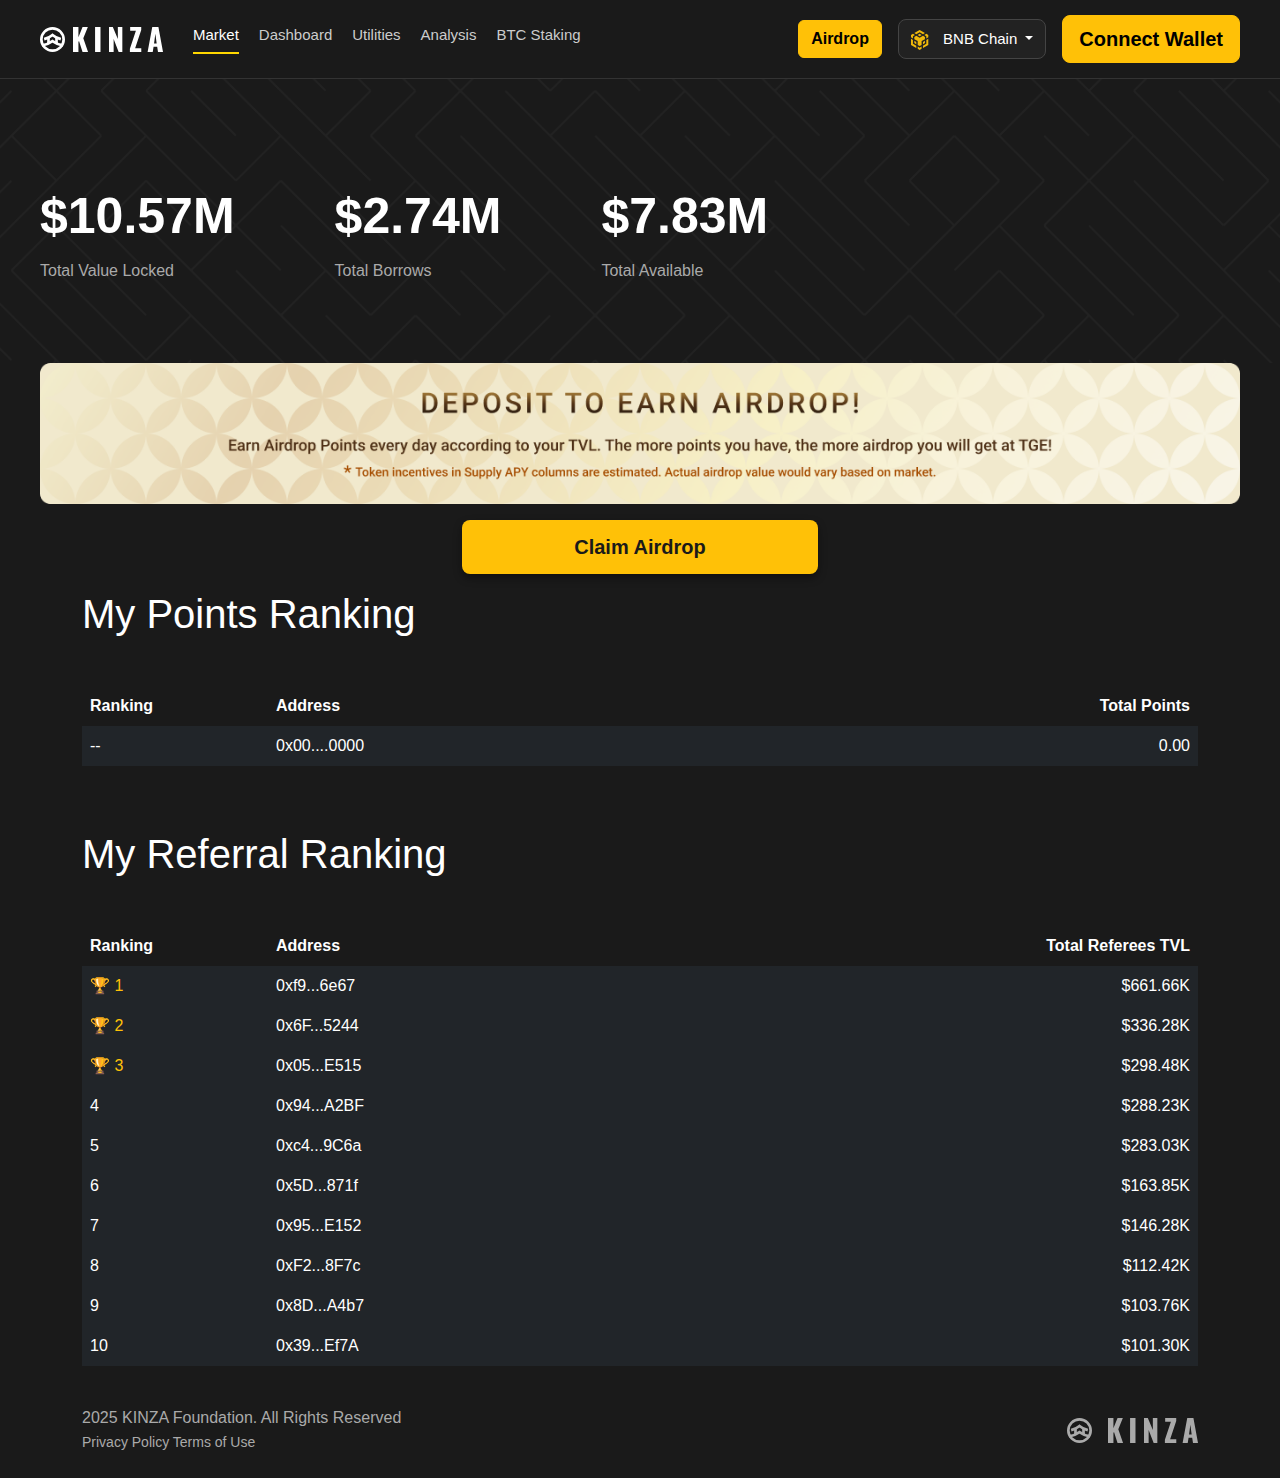
<file: index.html>
<!DOCTYPE html>
<html lang="en">
  <head>
    <meta charset="UTF-8" />
    <meta name="viewport" content="width=device-width, initial-scale=1.0" />
    <title>Kinza Finance</title>
    <link rel="shortcut icon" href="/favicon.svg" type="image/x-icon" />
    <link
      href="https://cdn.jsdelivr.net/npm/bootstrap@5.3.0/dist/css/bootstrap.min.css"
      rel="stylesheet"
    />

    <link rel="stylesheet" href="style.css" />
  </head>
  <body>
    <div class="dashboard-content">
      <header class="navbar">
        <div class="logo-and-menu">
          <a href="#/" class="logo-svg-container">
            <svg
              width="1em"
              height="1em"
              viewBox="0 0 28 28"
              fill="none"
              xmlns="http://www.w3.org/2000/svg"
              class="_LogoIcon_1wyv1_73"
            >
              <g id="Frame 17">
                <rect
                  id="Rectangle 82"
                  x="8"
                  y="12"
                  width="3"
                  height="6"
                  fill="white"
                ></rect>
                <rect
                  id="Rectangle 83"
                  x="17"
                  y="12"
                  width="3"
                  height="6"
                  fill="white"
                ></rect>
                <circle
                  id="Ellipse 37"
                  cx="14"
                  cy="14"
                  r="12.5"
                  stroke="white"
                  stroke-width="3"
                ></circle>
                <path
                  id="Vector"
                  d="M23.3322 13.5788C19.8289 12.7286 16.6479 11.1062 13.9989 8.91211C11.3499 11.1062 8.16879 12.7286 4.66553 13.5788"
                  stroke="white"
                  stroke-width="3"
                ></path>
                <path
                  id="Vector_2"
                  d="M25.6678 20.5484C21.2126 19.7652 17.208 18.0771 14.0011 15.75C10.7943 18.0771 6.78971 19.7652 2.33447 20.5484"
                  stroke="white"
                  stroke-width="3"
                ></path>
              </g>
            </svg>
            <svg
              width="1em"
              height="1em"
              viewBox="0 0 72 20"
              fill="none"
              xmlns="http://www.w3.org/2000/svg"
              class="_LogoText_1wyv1_77"
            >
              <g id="KINZA">
                <path
                  d="M0 20V0H4.33891V8.17284L7.63552 0H11.8775L8.24151 9.03704L12.0472 20H7.63552L4.79947 11.1605L4.33891 11.9506V20H0Z"
                  fill="white"
                ></path>
                <path d="M17.6558 20V0H21.9947V20H17.6558Z" fill="white"></path>
                <path
                  d="M28.8008 20V0H31.855L35.8788 9.62963V0H39.4663V20H36.5333L32.5095 9.62963V20H28.8008Z"
                  fill="white"
                ></path>
                <path
                  d="M45.5152 20V17.3333L50.3147 2.98766H45.7334V0H54.5809V2.49383L49.7087 17.0123H54.6294V20H45.5152Z"
                  fill="white"
                ></path>
                <path
                  d="M59.6862 20L63.3949 0H68.3398L72 20H68.0004L67.346 15.7778H64.4614L63.7827 20H59.6862ZM64.8493 13.1358H66.9339L65.8916 5.33333L64.8493 13.1358Z"
                  fill="white"
                ></path>
              </g>
            </svg>
          </a>

          <nav class="nav-links d-none d-lg-flex">
            <a href="#" class="active nav-link-custom">Market</a>
            <a href="#" class="nav-link-custom">Dashboard</a>
            <a href="#" class="nav-link-custom">Utilities</a>
            <a href="#" class="nav-link-custom">Analysis</a>
            <a href="#" class="nav-link-custom">BTC Staking</a>
          </nav>
        </div>

        <div class="user-actions d-none d-lg-flex align-items-center gap-3">
          <a
            href="/Kinza-connect.html"
            class="btn btn-warning fw-bold"
            role="button"
          >
            Airdrop
          </a>

          <div class="dropdown">
            <button
              class="btn dropdown-toggle chain-select-btn"
              type="button"
              data-bs-toggle="dropdown"
              aria-expanded="false"
            >
              <img
                src="/images/bnb.svg"
                alt="BNB Chain"
                class="chain-icon me-2"
              />
              <span class="chain-name">BNB Chain</span>
            </button>
            <ul
              class="dropdown-menu dropdown-menu-dark dropdown-menu-end shadow-lg"
              id="chain-dropdown-menu"
            >
              <li>
                <a
                  class="dropdown-item active dropdown-item-custom"
                  href="/Kinza-connect.html"
                >
                  <img
                    src="/images/bnb.svg"
                    alt="BNB Chain"
                    class="chain-icon me-2"
                  />BNB Chain</a
                >
              </li>
              <li>
                <a
                  class="dropdown-item dropdown-item-custom"
                  href="/Kinza-connect.html"
                >
                  <img
                    src="/images/bnb.svg"
                    alt="opBNB"
                    class="chain-icon me-2"
                  />opBNB</a
                >
              </li>
              <li>
                <a
                  class="dropdown-item dropdown-item-custom"
                  href="/Kinza-connect.html"
                >
                  <img
                    src="/images/tokens/eth.svg"
                    alt="Ethereum"
                    class="chain-icon me-2"
                  />Ethereum</a
                >
              </li>
              <li>
                <a
                  class="dropdown-item dropdown-item-custom"
                  href="/Kinza-connect.html"
                >
                  <img
                    src="/images/mantle.svg"
                    alt="Mantle"
                    class="chain-icon me-2"
                  />Mantle</a
                >
              </li>
            </ul>
          </div>
          <script>
            function selectChain(chainId) {
              // 1. Update the displayed chain name and icon in the button
              const button = document.querySelector(".chain-select-btn");
              const chainNameSpan = button.querySelector(".chain-name");

              // Example logic to update the button text
              if (chainNameSpan) {
                chainNameSpan.textContent = chainId;
              }

              // 2. Perform the actual network switch or update the UI based on the chainId
              console.log("Chain selected:", chainId);
              // Example: call a Web3 library function here
              // switchNetwork(chainId);
            }
          </script>

          <a
            href="/Kinza-connect.html"
            class="btn btn-warning btn-lg fw-bold w-100"
            role="button"
          >
            Connect Wallet
          </a>
        </div>

        <div
          class="mobile-header-actions d-flex d-lg-none align-items-center gap-2"
        >
          <div class="dropdown">
            <button
              class="btn dropdown-toggle chain-select-btn"
              type="button"
              data-bs-toggle="dropdown"
              aria-expanded="false"
            >
              <img
                src="/images/bnb.svg"
                alt="BNB Chain"
                class="chain-icon me-2"
              />
              <span class="chain-name">BNB Chain</span>
            </button>
            <ul
              class="dropdown-menu dropdown-menu-dark dropdown-menu-end shadow-lg"
              id="chain-dropdown-menu"
            >
              <li>
                <a
                  class="dropdown-item active dropdown-item-custom"
                  href="/Kinza-connect.html"
                >
                  <img
                    src="/images/bnb.svg"
                    alt="BNB Chain"
                    class="chain-icon me-2"
                  />BNB Chain</a
                >
              </li>
              <li>
                <a
                  class="dropdown-item dropdown-item-custom"
                  href="/Kinza-connect.html"
                >
                  <img
                    src="/images/bnb.svg"
                    alt="opBNB"
                    class="chain-icon me-2"
                  />opBNB</a
                >
              </li>
              <li>
                <a
                  class="dropdown-item dropdown-item-custom"
                  href="/Kinza-connect.html"
                >
                  <img
                    src="/images/tokens/eth.svg"
                    alt="Ethereum"
                    class="chain-icon me-2"
                  />Ethereum</a
                >
              </li>
              <li>
                <a
                  class="dropdown-item dropdown-item-custom"
                  href="/Kinza-connect.html"
                >
                  <img
                    src="/images/mantle.svg"
                    alt="Mantle"
                    class="chain-icon me-2"
                  />Mantle</a
                >
              </li>
            </ul>
          </div>

          <button
            class="navbar-toggler mobile-menu-toggler"
            type="button"
            data-bs-toggle="offcanvas"
            data-bs-target="#offcanvasNavbar"
            aria-controls="offcanvasNavbar"
            aria-label="Toggle navigation"
          >
            <span class="navbar-toggler-icon"></span>
          </button>
        </div>
      </header>

      <div
        class="offcanvas offcanvas-top mobile-menu-offcanvas"
        tabindex="-1"
        id="offcanvasNavbar"
        aria-labelledby="offcanvasNavbarLabel"
      >
        <div class="offcanvas-header justify-content-end">
          <button
            type="button"
            class="btn-close btn-close-white mobile-menu-close"
            data-bs-dismiss="offcanvas"
            aria-label="Close"
          ></button>
        </div>

         <div class="offcanvas-body d-flex flex-column align-items-center">
          <nav class="mobile-nav-links w-100 mb-5">
            <a href="/Kinza-connect.html" class="mobile-nav-item active"
              >Market</a
            >
            <a href="/Kinza-connect.html" class="mobile-nav-item">Dashboard</a>
            <a href="/Kinza-connect.html" class="mobile-nav-item">Analysis</a>
            <a href="/Kinza-connect.html" class="mobile-nav-item"
              >BTC Staking</a
            >
            <a href="/Kinza-connect.html" class="mobile-nav-item airdrop-link"
              >Airdrop</a
            >
          </nav>

          <div class="mobile-action-buttons w-100 mt-auto d-grid gap-3">
            <a
              href="/Kinza-connect.html"
              class="btn btn-warning btn-lg fw-bold w-100"
              role="button"
            >
              Connect Wallet
            </a>
          </div>
        </div>
      </div>

      <main>
        <div class="metrics-container">
          <div class="metric-card">
            <div class="value">$10.57M</div>
            <div class="label">Total Value Locked</div>
          </div>
          <div class="metric-card">
            <div class="value">$2.74M</div>
            <div class="label">Total Borrows</div>
          </div>
          <div class="metric-card">
            <div class="value">$7.83M</div>
            <div class="label">Total Available</div>
          </div>
        </div>
      </main>
    </div>

    <section class="banner-section">
      <img
        src="/images/market-banner-db05bb1f.png"
        alt="Market Banner Desktop"
        class="img-fluid market-banner d-none d-md-block"
      />

      <img
        src="/images/market-banner-mobile-fe0ff443.png"
        alt="Market Banner Mobile"
        class="img-fluid market-banner d-block d-md-none"
      />

      <div class="container py-3">
        <div class="row justify-content-center">
          <div class="col-12 col-lg-4">
            <a
              href="/Kinza-connect.html"
              class="btn btn-airdrop-claim w-100"
              role="button"
            >
              Claim Airdrop
            </a>
          </div>
        </div>
      </div>
    </section>

    <div class="container">
      <div class="d-none d-lg-block">
        <h2 class="display-6 mb-5 text-white">My Points Ranking</h2>
        <div class="table-responsive mb-5">
          <table
            class="table table-dark table-borderless text-white points-ranking-table p-5"
          >
            <thead>
              <tr>
                <th class="col-2">Ranking</th>
                <th class="col-6">Address</th>
                <th class="col-4 text-end">Total Points</th>
              </tr>
            </thead>
            <tbody>
              <tr>
                <td>--</td>
                <td>0x00....0000</td>
                <td class="text-end">0.00</td>
              </tr>
            </tbody>
          </table>
        </div>

        <h2 class="display-6 mb-5 text-white">My Referral Ranking</h2>
        <div class="table-responsive">
          <table
            class="table table-dark table-borderless text-white points-ranking-table"
          >
            <thead class="bg-dark">
              <tr>
                <th class="col-2">Ranking</th>
                <th class="col-6">Address</th>
                <th class="col-4 text-end">Total Referees TVL</th>
              </tr>
            </thead>
            <tbody>
              <tr>
                <td><span class="text-warning">🏆 1</span></td>
                <td>0xf9...6e67</td>
                <td class="text-end">$661.66K</td>
              </tr>
              <tr>
                <td><span class="text-warning">🏆 2</span></td>
                <td>0x6F...5244</td>
                <td class="text-end">$336.28K</td>
              </tr>
              <tr>
                <td><span class="text-warning">🏆 3</span></td>
                <td>0x05...E515</td>
                <td class="text-end">$298.48K</td>
              </tr>
              <tr>
                <td>4</td>
                <td>0x94...A2BF</td>
                <td class="text-end">$288.23K</td>
              </tr>
              <tr>
                <td>5</td>
                <td>0xc4...9C6a</td>
                <td class="text-end">$283.03K</td>
              </tr>
              <tr>
                <td>6</td>
                <td>0x5D...871f</td>
                <td class="text-end">$163.85K</td>
              </tr>
              <tr>
                <td>7</td>
                <td>0x95...E152</td>
                <td class="text-end">$146.28K</td>
              </tr>
              <tr>
                <td>8</td>
                <td>0xF2...8F7c</td>
                <td class="text-end">$112.42K</td>
              </tr>
              <tr>
                <td>9</td>
                <td>0x8D...A4b7</td>
                <td class="text-end">$103.76K</td>
              </tr>
              <tr>
                <td>10</td>
                <td>0x39...Ef7A</td>
                <td class="text-end">$101.30K</td>
              </tr>
            </tbody>
          </table>
        </div>
      </div>

      <div class="d-block d-lg-none">
        <ul
          class="nav nav-pills custom-mobile-tabs mb-4"
          id="pills-tab"
          role="tablist"
        >
          <li class="nav-item flex-fill" role="presentation">
            <button
              class="nav-link active"
              id="pills-points-tab"
              data-bs-toggle="pill"
              data-bs-target="#pills-points"
              type="button"
              role="tab"
              aria-controls="pills-points"
              aria-selected="true"
            >
              My Points Ranking
            </button>
          </li>
          <li class="nav-item flex-fill" role="presentation">
            <button
              class="nav-link"
              id="pills-referral-tab"
              data-bs-toggle="pill"
              data-bs-target="#pills-referral"
              type="button"
              role="tab"
              aria-controls="pills-referral"
              aria-selected="false"
            >
              My Referral Ranking
            </button>
          </li>
        </ul>

        <div class="tab-content" id="pills-tabContent">
          <div
            class="tab-pane fade show active"
            id="pills-points"
            role="tabpanel"
            aria-labelledby="pills-points-tab"
          >
            <h2 class="display-6 mb-4 text-white">My Points Ranking</h2>
            <div class="table-responsive">
              <table
                class="table table-dark table-borderless text-white points-ranking-table p-5"
              >
                <thead>
                  <tr>
                    <th class="col-2">Ranking</th>
                    <th class="col-6">Address</th>
                    <th class="col-4 text-end">Total Points</th>
                  </tr>
                </thead>
                <tbody>
                  <tr>
                    <td>--</td>
                    <td>0x00....0000</td>
                    <td class="text-end">0.00</td>
                  </tr>
                </tbody>
              </table>
            </div>
          </div>

          <div
            class="tab-pane fade"
            id="pills-referral"
            role="tabpanel"
            aria-labelledby="pills-referral-tab"
          >
            <h2 class="display-6 mb-4 text-white">My Referral Ranking</h2>
            <div class="table-responsive">
              <table
                class="table table-dark table-borderless text-white points-ranking-table"
              >
                <thead class="bg-dark">
                  <tr>
                    <th class="col-2">Ranking</th>
                    <th class="col-6">Address</th>
                    <th class="col-4 text-end">Total Referees TVL</th>
                  </tr>
                </thead>
                <tbody>
                  <tr>
                    <td><span class="text-warning">🏆 1</span></td>
                    <td>0xf9...6e67</td>
                    <td class="text-end">$661.66K</td>
                  </tr>
                  <tr>
                    <td><span class="text-warning">🏆 2</span></td>
                    <td>0x6F...5244</td>
                    <td class="text-end">$336.28K</td>
                  </tr>
                  <tr>
                    <td><span class="text-warning">🏆 3</span></td>
                    <td>0x05...E515</td>
                    <td class="text-end">$298.48K</td>
                  </tr>
                  <tr>
                    <td>4</td>
                    <td>0x94...A2BF</td>
                    <td class="text-end">$288.23K</td>
                  </tr>
                  <tr>
                    <td>5</td>
                    <td>0xc4...9C6a</td>
                    <td class="text-end">$283.03K</td>
                  </tr>
                  <tr>
                    <td>6</td>
                    <td>0x5D...871f</td>
                    <td class="text-end">$163.85K</td>
                  </tr>
                  <tr>
                    <td>7</td>
                    <td>0x95...E152</td>
                    <td class="text-end">$146.28K</td>
                  </tr>
                  <tr>
                    <td>8</td>
                    <td>0xF2...8F7c</td>
                    <td class="text-end">$112.42K</td>
                  </tr>
                  <tr>
                    <td>9</td>
                    <td>0x8D...A4b7</td>
                    <td class="text-end">$103.76K</td>
                  </tr>
                  <tr>
                    <td>10</td>
                    <td>0x39...Ef7A</td>
                    <td class="text-end">$101.30K</td>
                  </tr>
                </tbody>
              </table>
            </div>
          </div>
        </div>
      </div>
    </div>

    <footer class="footer-custom py-4">
      <div
        class="container d-flex flex-column flex-lg-row justify-content-center justify-content-lg-between align-items-center text-white"
      >
        <a
          href="#/"
          class="logo-svg-container d-flex align-items-center mb-3 mb-lg-0 order-0 order-lg-1"
        >
          <svg
            width="28"
            height="28"
            viewBox="0 0 28 28"
            fill="none"
            xmlns="http://www.w3.org/2000/svg"
            class="_LogoIcon_1wyv1_73 me-2"
          >
            <g id="Frame 17">
              <rect
                id="Rectangle 82"
                x="8"
                y="12"
                width="3"
                height="6"
                fill="#AAAAAA"
              ></rect>
              <rect
                id="Rectangle 83"
                x="17"
                y="12"
                width="3"
                height="6"
                fill="#AAAAAA"
              ></rect>
              <circle
                id="Ellipse 37"
                cx="14"
                cy="14"
                r="12.5"
                stroke="#AAAAAA"
                stroke-width="3"
              ></circle>
              <path
                id="Vector"
                d="M23.3322 13.5788C19.8289 12.7286 16.6479 11.1062 13.9989 8.91211C11.3499 11.1062 8.16879 12.7286 4.66553 13.5788"
                stroke="#AAAAAA"
                stroke-width="3"
              ></path>
              <path
                id="Vector_2"
                d="M25.6678 20.5484C21.2126 19.7652 17.208 18.0771 14.0011 15.75C10.7943 18.0771 6.78971 19.7652 2.33447 20.5484"
                stroke="#AAAAAA"
                stroke-width="3"
              ></path>
            </g>
          </svg>

          <svg
            width="72"
            height="20"
            viewBox="0 0 72 20"
            fill="none"
            xmlns="http://www.w3.org/2000/svg"
            class="_LogoText_1wyv1_77"
          >
            <g id="KINZA">
              <path
                d="M0 20V0H4.33891V8.17284L7.63552 0H11.8775L8.24151 9.03704L12.0472 20H7.63552L4.79947 11.1605L4.33891 11.9506V20H0Z"
                fill="#AAAAAA"
              ></path>
              <path d="M17.6558 20V0H21.9947V20H17.6558Z" fill="#AAAAAA"></path>
              <path
                d="M28.8008 20V0H31.855L35.8788 9.62963V0H39.4663V20H36.5333L32.5095 9.62963V20H28.8008Z"
                fill="#AAAAAA"
              ></path>
              <path
                d="M45.5152 20V17.3333L50.3147 2.98766H45.7334V0H54.5809V2.49383L49.7087 17.0123H54.6294V20H45.5152Z"
                fill="#AAAAAA"
              ></path>
              <path
                d="M59.6862 20L63.3949 0H68.3398L72 20H68.0004L67.346 15.7778H64.4614L63.7827 20H59.6862ZM64.8493 13.1358H66.9339L65.8916 5.33333L64.8493 13.1358Z"
                fill="#AAAAAA"
              ></path>
            </g>
          </svg>
        </a>

        <div
          class="footer-text text-center text-lg-start order-1 order-lg-0 text-secondary"
        >
          2025 KINZA Foundation. All Rights Reserved <br />
          <small>Privacy Policy Terms of Use</small>
        </div>
      </div>
    </footer>
    <script src="https://cdn.jsdelivr.net/npm/bootstrap@5.3.0/dist/js/bootstrap.bundle.min.js"></script>
  </body>
</html>
</file>
<file: style.css>
/* --- Global Reset & Body Styles --- */
body {
  font-family: Arial, sans-serif;
  margin: 0;
  padding: 0;
  background-color: #1a1a1a;
  color: #ffffff;
  min-height: 100vh;
}

/* --- 1. PHISHING WARNING BAR --- */
.phishing-warning-bar {
  background-color: #ffc107;
  color: #333333;
  text-align: center;
  padding: 10px 40px;
  font-size: 14px;
  font-weight: bold;
  justify-content: center;
  align-items: center;
  position: relative;
}
.phishing-warning-bar .close-btn {
  position: absolute;
  right: 15px;
  top: 50%;
  transform: translateY(-50%);
  background: none;
  border: none;
  color: #333333;
  font-size: 20px;
  cursor: pointer;
}

/* --- 2. NAVIGATION / HEADER --- */
.navbar {
  display: flex;
  justify-content: space-between;
  align-items: center;
  padding: 15px 40px;
  background-color: #1a1a1a;
  border-bottom: 1px solid #333333;
}

/* Adjust padding for smaller screens */
@media (max-width: 991.98px) {
  .navbar {
    padding: 15px 20px;
  }
}

.logo-and-menu {
  display: flex;
  align-items: center;
  gap: 30px;
}

/* --- Logo Sizing (Using !important for stability) --- */
.logo-svg-container {
  display: flex !important;
  align-items: center !important;
  text-decoration: none !important;
  gap: 8px !important;
  font-size: 20px !important;
}
.logo-svg-container svg {
  display: block !important;
}
.logo-svg-container ._LogoIcon_1wyv1_73 {
  width: 25px !important;
  height: 25px !important;
}
.logo-svg-container ._LogoText_1wyv1_77 {
  height: 25px !important;
  width: 90px !important;
}

/* Desktop Nav Links */
.nav-link-custom {
  color: #cccccc !important;
  text-decoration: none !important;
  margin-right: 20px !important;
  font-size: 15px !important;
  padding-bottom: 5px !important;
  transition: color 0.3s;
}
.nav-link-custom:hover,
.nav-link-custom.active {
  color: #ffffff !important;
  border-bottom: 2px solid #ffd700 !important;
}

.user-actions {
  display: flex;
  align-items: center;
  gap: 15px;
}

/* --- DROPDOWN STYLING OVERRIDES --- */
.chain-select-btn {
  background-color: #222222 !important;
  border: 1px solid #444444 !important;
  color: #ffffff !important;
  padding: 8px 12px;
  border-radius: 8px;
  font-size: 15px;
  font-weight: normal;
  padding-right: 12px !important;
}

.dropdown-menu-dark {
  background-color: #222222 !important;
  border: 1px solid #444444 !important;
  margin-top: 10px;
}
.dropdown-item-custom {
  display: flex !important;
  align-items: center !important;
  gap: 12px;
  padding: 10px 15px;
  color: #ffffff !important;
  font-size: 15px !important;
}
.dropdown-item-custom:hover,
.dropdown-item-custom.active {
  background-color: #333333 !important;
  color: #ffffff !important;
}
.chain-icon {
  width: 20px;
  height: 20px;
}

/* Mobile Toggler (Hamburger Icon) Style */
.mobile-menu-toggler {
  border: 1px solid #333333;
  padding: 0.25rem 0.5rem;
}
.mobile-menu-toggler .navbar-toggler-icon {
  /* Custom white hamburger icon */
  background-image: url("data:image/svg+xml,%3csvg xmlns='http://www.w3.org/2000/svg' viewBox='0 0 30 30'%3e%3cpath stroke='rgba%28255, 255, 255, 1%29' stroke-linecap='round' stroke-miterlimit='10' stroke-width='2' d='M4 7h22M4 15h22M4 23h22'/%3e%3c/svg%3e");
}

/* ---------------------------------------------------- */
/* --- MOBILE MENU (Offcanvas) CUSTOMIZATION --- */
/* ---------------------------------------------------- */

.mobile-menu-offcanvas {
  /* Full-screen overlay */
  width: 100vw !important;
  height: 100vh !important;
  background-color: #1a1a1a !important;

  /* Custom Animation: Make it ease in from the top */
  transition: transform 0.4s ease-in-out;
}

/* Offcanvas Header Styling (for the Close button) */
.offcanvas-header {
  padding: 20px 40px;
  border-bottom: none;
}

/* Offcanvas Close Button */
.mobile-menu-close {
  opacity: 1;
  font-size: 24px;
}

/* Offcanvas Body Styling */
.offcanvas-body {
  padding: 0 40px 40px 40px;
}

/* Mobile Nav Links Styling */
.mobile-nav-links {
  display: flex;
  flex-direction: column;
  gap: 15px;
}

.mobile-nav-item {
  display: block;
  color: #cccccc;
  text-decoration: none;
  font-size: 24px;
  font-weight: bold;
  padding: 10px 0;
  transition: color 0.3s;
}

.mobile-nav-item:hover {
  color: #ffffff;
}

.mobile-nav-item.airdrop-link {
  color: #ffd700; /* Highlighted Airdrop link color */
}

/* Mobile Action Buttons Styling (Connect Wallet) */
.mobile-action-buttons .btn {
  height: 60px;
  font-size: 18px;
  background-color: #ffd700 !important;
  color: #121212 !important;
  border: none !important;
}

/* --- 3. MAIN DASHBOARD CONTENT AND METRICS --- */
.dashboard-content {
  background-image: url("images/header-background.png");
  background-size: cover;
  background-repeat: no-repeat;
  background-position: center center;
  background-attachment: fixed;
  padding: 0;
}

.metrics-container {
  display: flex;
  justify-content: flex-start;
  gap: 100px;
  padding: 100px 40px 80px 40px;
}

/* Adjust metrics container for mobile spacing */
@media (max-width: 767.98px) {
  .metrics-container {
    flex-direction: column;
    gap: 30px;
    padding: 60px 20px 60px 20px;
  }
}

.metric-card {
  text-align: left;
}

.metric-card .value {
  font-size: 50px;
  font-weight: bold;
  color: #ffffff;
  margin-bottom: 5px;
}

/* Adjusted font size for metric values on mobile */
@media (max-width: 767.98px) {
  .metric-card .value {
    font-size: 40px;
  }
}

.metric-card .label {
  font-size: 16px;
  color: #aaaaaa;
}

/* --- 4. RESPONSIVE BANNER SECTION --- */
.banner-section {
  width: 100%;
  padding: 0 40px;
}

.market-banner {
  width: 100%;
  height: auto;
  border-radius: 8px;
  display: block; /* Ensure it respects block sizing/margins */
  margin: 0 auto;
}

/* Adjust padding on mobile */
@media (max-width: 991.98px) {
  .banner-section {
    padding: 0 20px;
  }
}

/* --- 5. MARKETS SECTION --- */

.markets-section {
  padding: 40px 40px 100px 40px !important;
}

/* Adjust padding for mobile */
@media (max-width: 991.98px) {
  .markets-section {
    padding: 40px 20px 80px 20px !important;
  }
}

.markets-title {
  font-size: 32px;
  font-weight: bold;
  color: #ffffff;
  margin-bottom: 20px;
}

/* Category Filters (Pills) */
.market-filters {
  display: flex;
  gap: 10px;
  margin-bottom: 30px;
}

.filter-pill {
  background-color: #333333;
  color: #cccccc;
  border: none;
  padding: 8px 18px;
  border-radius: 20px;
  font-size: 14px;
  font-weight: 500;
  transition: background-color 0.2s, color 0.2s;
  cursor: pointer;
}

.filter-pill:hover {
  background-color: #444444;
}

.filter-pill.active {
  background-color: #ffd700;
  color: #1a1a1a;
  font-weight: bold;
}

/* --- Desktop Table Styles --- */

.markets-table-wrapper {
  background-color: #222222;
  border-radius: 12px;
  overflow: hidden;
}

/* Desktop Table Header (d-none d-lg-flex) */
.markets-table-header {
  display: flex;
  padding: 15px 25px;
  background-color: #2e2e2e;
  color: #aaaaaa;
  font-size: 14px;
  font-weight: normal;
  text-transform: uppercase;
}

.markets-table-header > div {
  display: flex;
  align-items: center;
  cursor: pointer;
}

.info-icon,
.sort-icon {
  font-size: 12px;
  margin-left: 5px;
  color: #777777;
}

.sort-icon {
  transform: rotate(180deg);
}

/* Desktop Column Widths (using Flex basis for division) */
.markets-table-header .col-assets,
.market-row .col-assets {
  flex: 0 0 15%;
}
.markets-table-header .col-collateral,
.market-row .col-collateral {
  flex: 0 0 10%;
}
.markets-table-header .col-ltv,
.market-row .col-ltv {
  flex: 0 0 10%;
}
.markets-table-header .col-supply,
.market-row .col-supply {
  flex: 0 0 12%;
}
.markets-table-header .col-supplied,
.market-row .col-supplied {
  flex: 0 0 14%;
}
.markets-table-header .col-borrow,
.market-row .col-borrow {
  flex: 0 0 12%;
}
.markets-table-header .col-borrowed,
.market-row .col-borrowed {
  flex: 0 0 14%;
}
.markets-table-header .col-available,
.market-row .col-available {
  flex: 0 0 13%;
}

/* --- Desktop Table Rows --- */

.market-row {
  display: flex;
  align-items: center;
  padding: 15px 25px;
  border-top: 1px solid #333333;
  transition: background-color 0.2s;
  margin: 0 !important; /* Reset margin */
}

.market-row:hover {
  background-color: #2e2e2e;
}

/* Special Highlighted Row (USDT in image) */
.market-row.highlighted-row {
  background-color: #383212;
}

/* Cell Styling (Applies to desktop cells primarily) */
.market-cell {
  color: #ffffff;
  font-size: 15px;
}

.asset-icon {
  width: 25px;
  height: 25px;
  margin-right: 10px;
}

.market-row .col-assets {
  display: flex;
  align-items: center;
  font-weight: bold;
}

/* Collateral Pill */
.collateral-pill {
  padding: 4px 10px;
  border-radius: 4px;
  font-size: 12px;
  font-weight: bold;
}
.collateral-pill.open {
  background-color: #1a331a;
  color: #66cc66;
}

/* Value Breakdown & Token Incentive Styling */
.market-cell .value-main {
  font-weight: bold;
}
.market-cell .value-breakdown {
  font-size: 12px;
  color: #aaaaaa;
}
/* Note: The HTML uses a literal '@' symbol, not a class, but we preserve the intent */
.market-cell .col-supply .value-breakdown {
  /* This targets the value breakdown in the Supply column */
}
.market-cell .value-breakdown .token-incentive {
  color: #ffd700;
}

/* Borrow APY desktop highlight */
.market-row .col-borrow .value-main {
  font-weight: bold;
  color: #ffd700;
}

/* ---------------------------------------------------- */
/* --- MOBILE TABLE RESPONSIVENESS (BELOW 992px) --- */
/* ---------------------------------------------------- */

@media (max-width: 991.98px) {
  /* Nav padding adjust (re-centering the mobile action buttons) */
  .navbar {
    padding: 15px 20px;
  }

  /* Hide the desktop header */
  .markets-table-header {
    display: none;
  }

  /* Change table rows to stacked cards for mobile */
  .market-row {
    flex-direction: column;
    align-items: stretch;
    padding: 15px 20px;
    margin-bottom: 15px !important; /* Add margin between cards */
    border-radius: 8px; /* Give rows a card look */
    border: 1px solid #333333; /* Border for the card look */
    background-color: #222222;
    border-top: none; /* Handled by the row border */
  }

  /* Remove wrapper styling, we style rows as cards */
  .markets-table-wrapper {
    padding: 0;
    background-color: transparent;
    border-radius: 0;
  }

  /* Resetting DESKTOP-ONLY cells to display: none (LTV, Collateral, Available are explicitly hidden in HTML for mobile, so we just set order for the rest) */

  /* Asset cell styling for mobile (Top of the card) */
  .market-row .col-assets {
    order: 1;
    margin-bottom: 5px;
    padding-top: 0;
    padding-bottom: 5px;
    display: flex;
    justify-content: flex-start;
    align-items: center;
    gap: 5px;
  }
  .market-row .col-assets .asset-name {
    font-size: 18px;
    font-weight: bold;
  }
  .market-row .col-assets .asset-subtitle {
    font-size: 14px;
    color: #aaaaaa;
    font-weight: normal;
    margin-left: 5px;
    display: block !important;
  }

  /* Stack other data points on separate lines, setting the order */
  .market-cell:not(.col-assets) {
    display: flex !important;
    flex-basis: auto !important;
    justify-content: space-between;
    padding: 10px 0;
    border-top: 1px dashed #333333;
    width: 100%;
  }

  /* Define Mobile Order for the 4 visible data points */
  .market-row .col-supply {
    order: 2;
    border-top: none;
    padding-top: 0;
  }
  .market-row .col-supplied {
    order: 3;
  }
  .market-row .col-borrow {
    order: 4;
  }
  .market-row .col-borrowed {
    order: 5;
  }

  /* Force display: none for elements that are present but only for desktop (Collateral, LTV, Available) */
  .market-row .col-collateral,
  .market-row .col-ltv,
  .market-row .col-available {
    display: none !important;
  }

  /* Label the data in mobile view (Using pseudo-elements for labels) */
  .market-cell:not(.col-assets)::before {
    font-size: 13px;
    color: #aaaaaa;
    text-transform: capitalize;
    white-space: nowrap;
    content: attr(
      data-mobile-label
    ); /* Use attribute if available, otherwise fallback to hardcoded content */
  }

  /* Hardcoded content for labels (for cells lacking the data-mobile-label attribute) */
  .market-cell.col-supply::before {
    content: "Supply APY";
  }
  .market-cell.col-supplied::before {
    content: "Total Supplied";
  }
  .market-cell.col-borrow::before {
    content: "Borrow APY";
  }
  .market-cell.col-borrowed::before {
    content: "Total Borrowed";
  }

  /* Value side styling */
  .market-cell .value-main,
  .market-cell .value-breakdown {
    text-align: right;
    /* Force main value to be displayed, it's often hidden by flex rules on desktop */
    display: block !important;
  }
  .market-cell .value-main {
    font-size: 18px;
  }
  .market-cell .value-breakdown {
    margin-top: 2px;
  }

  /* Special style for Borrow APY */
  .market-row .col-borrow .value-main {
    color: #ffd700;
  }

  /* --- Mobile Actions Block --- */
  .market-actions {
    order: 6;
    display: flex;
    justify-content: space-between;
    gap: 10px;
    padding-top: 15px;
    margin-top: 5px;
    border-top: 1px dashed #333333;
  }

  .market-actions .btn {
    flex: 1;
    font-size: 15px;
    padding: 10px 5px;
    border-radius: 8px;
    font-weight: bold;
    height: auto;
  }

  .market-actions .mobile-supply-btn {
    background-color: #ffd700 !important;
    color: #1a1a1a !important;
    border: none;
  }

  .market-actions .mobile-details-btn {
    background-color: #333333 !important;
    color: #cccccc !important;
    border: 1px solid #444444;
  }
}

/* --- Custom Styles for Mobile Tabs Only --- */

.custom-mobile-tabs {
  /* Ensure no wrapping and full width across mobile */
  display: flex;
  padding: 0 1rem; /* Add side padding if needed */
}

/* Base button styling (Dark background for inactive tabs) */
.custom-mobile-tabs .nav-link {
  background-color: #212529; /* Dark background matching the table */
  color: #fff; /* White text */
  padding: 0.75rem 0.5rem;
  border: none;
  transition: background-color 0.15s ease-in-out;
}

/* Active tab styling (Gold background, Black text) */
.custom-mobile-tabs .nav-link.active {
  background-color: #ffc107; /* Matches the gold/yellow color */
  color: #000; /* Black text for contrast */
}

/* Apply rounded corners to the ends of the tab group */
.custom-mobile-tabs .nav-item:first-child .nav-link {
  border-top-left-radius: 0.5rem;
  border-bottom-left-radius: 0.5rem;
}

.custom-mobile-tabs .nav-item:last-child .nav-link {
  border-top-right-radius: 0.5rem;
  border-bottom-right-radius: 0.5rem;
}

.points-ranking-table thead tr th {
  background-color: #1a1a1a;
}
/* Custom CSS to dim the footer text if needed */
.footer-custom .footer-text {
  color: #aaaaaa !important; /* Matches the new logo color */
}

/* Custom CSS for the specific Claim Airdrop button style */
.btn-airdrop-claim {
  /* Background Color */
  background-color: #ffc107;
  /* Dark Text Color */
  color: #1a1a1a;
  /* Font style adjustment (assuming dark gray background) */
  font-size: 1.25rem; /* Larger text */
  font-weight: bold;
  padding: 0.75rem 2rem; /* Vertical and horizontal padding */
  border-radius: 0.5rem; /* Rounded corners */
  border: none;
  /* Subtle Shadow for depth, matching the image */
  box-shadow: 0 4px 8px rgba(0, 0, 0, 0.4);
  /* Remove outline on focus */
  outline: none;
  /* Ensure the link text decoration is removed */
  text-decoration: none;
}

/* Optional: Slightly darker hover state */
.btn-airdrop-claim:hover {
  background-color: #ddaa33;
  color: #1a1a1a;
}
</file>
